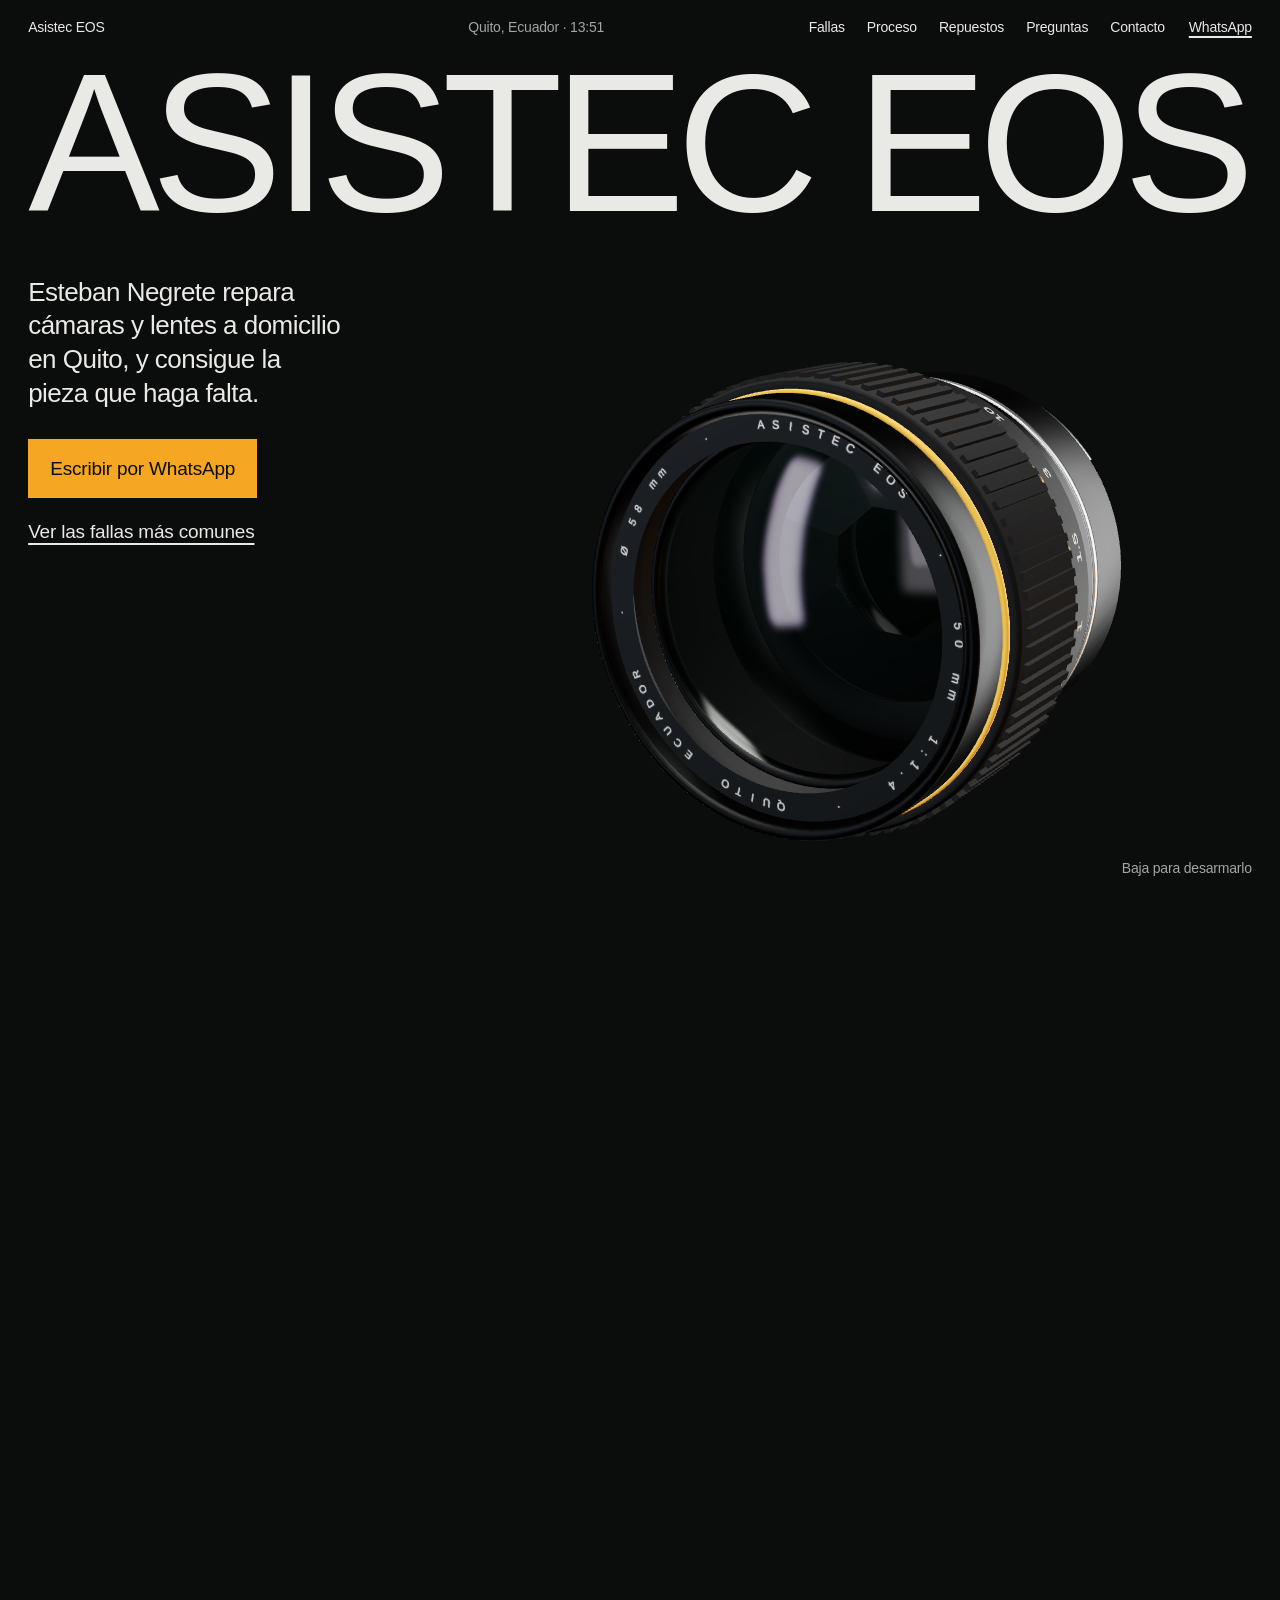
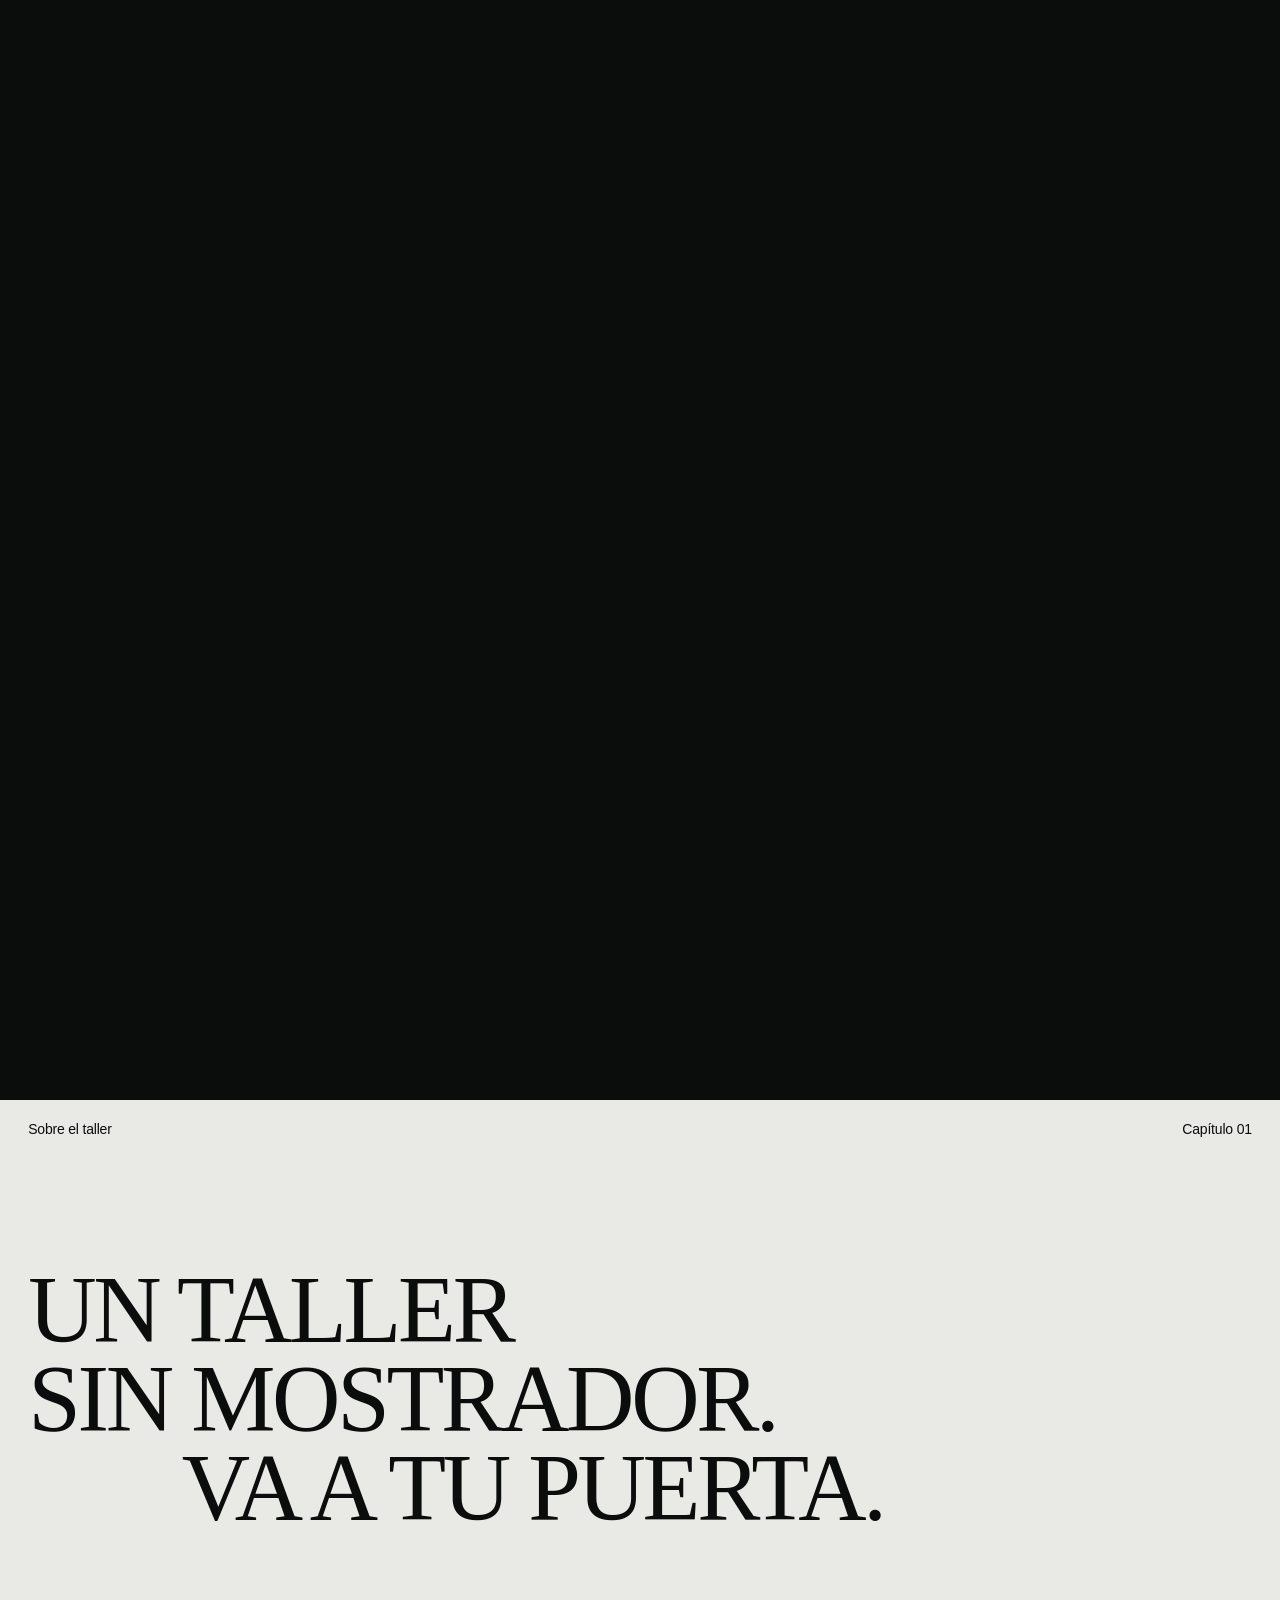
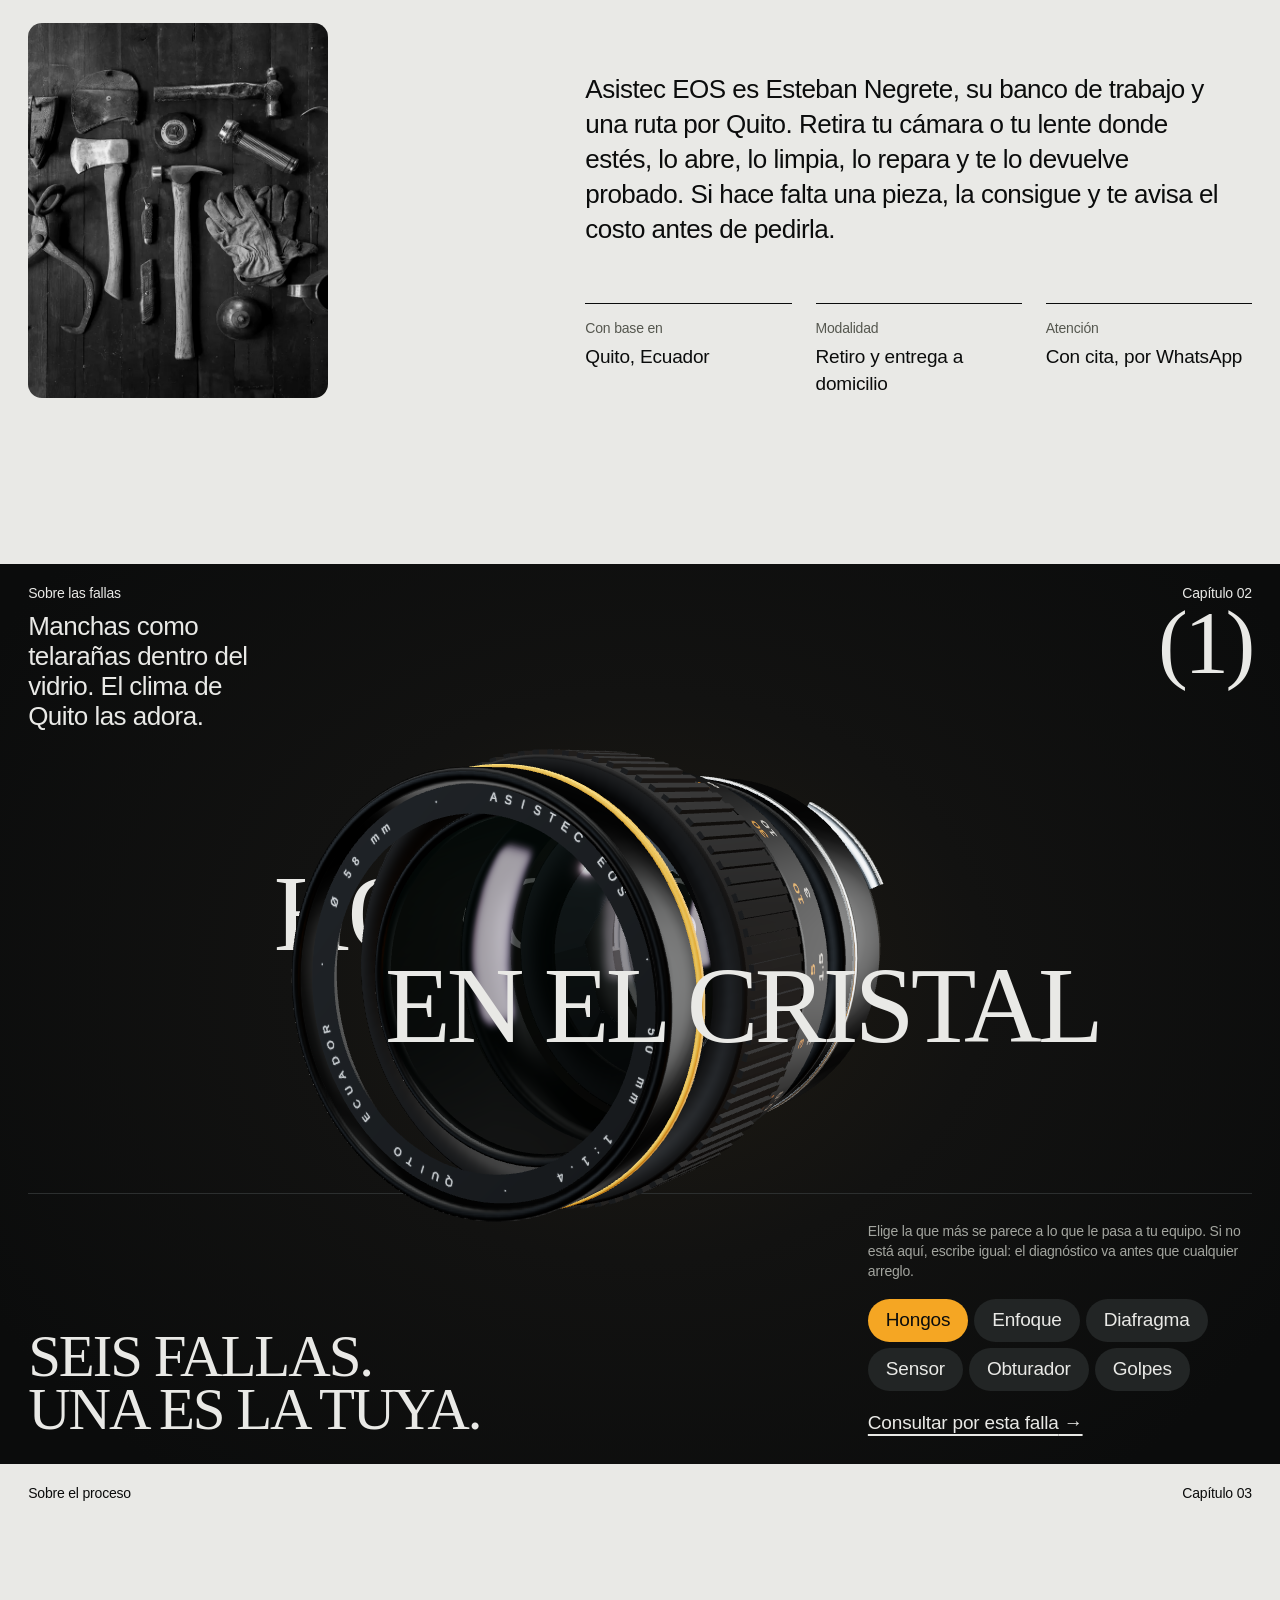
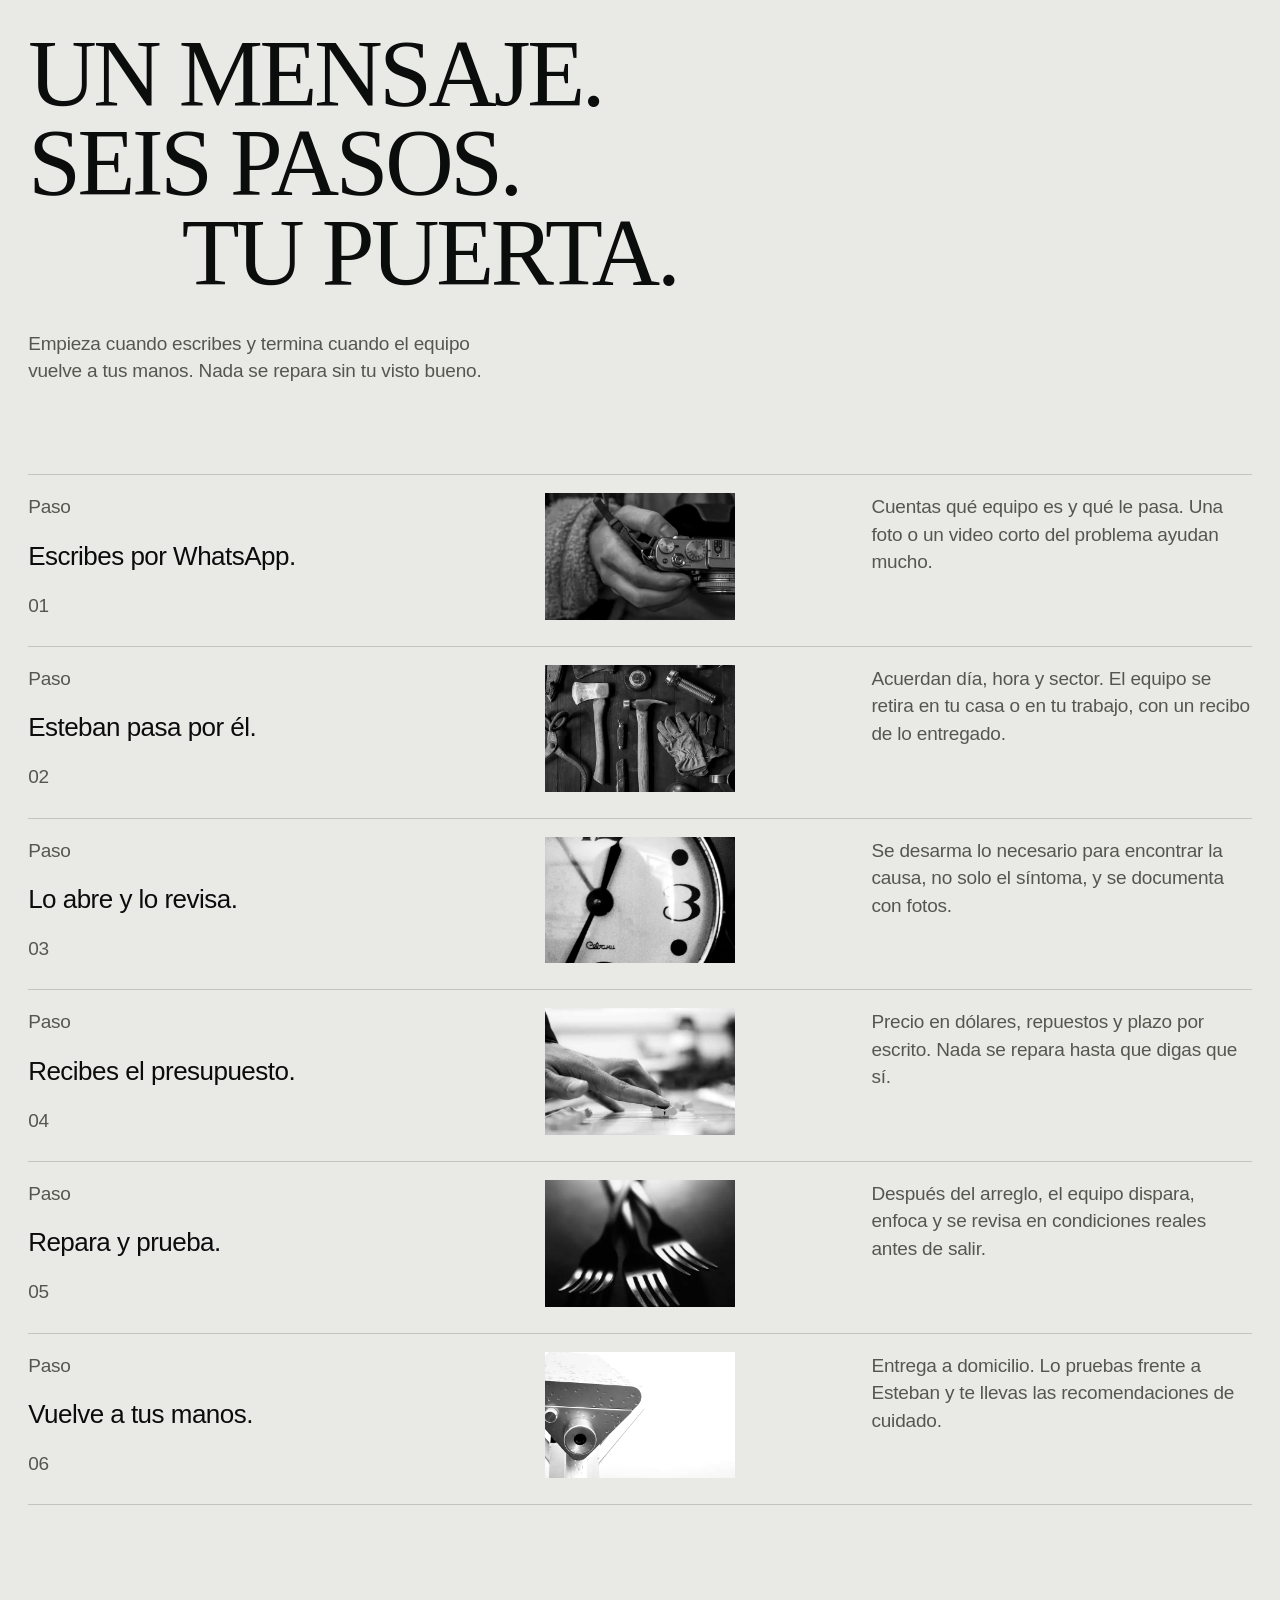
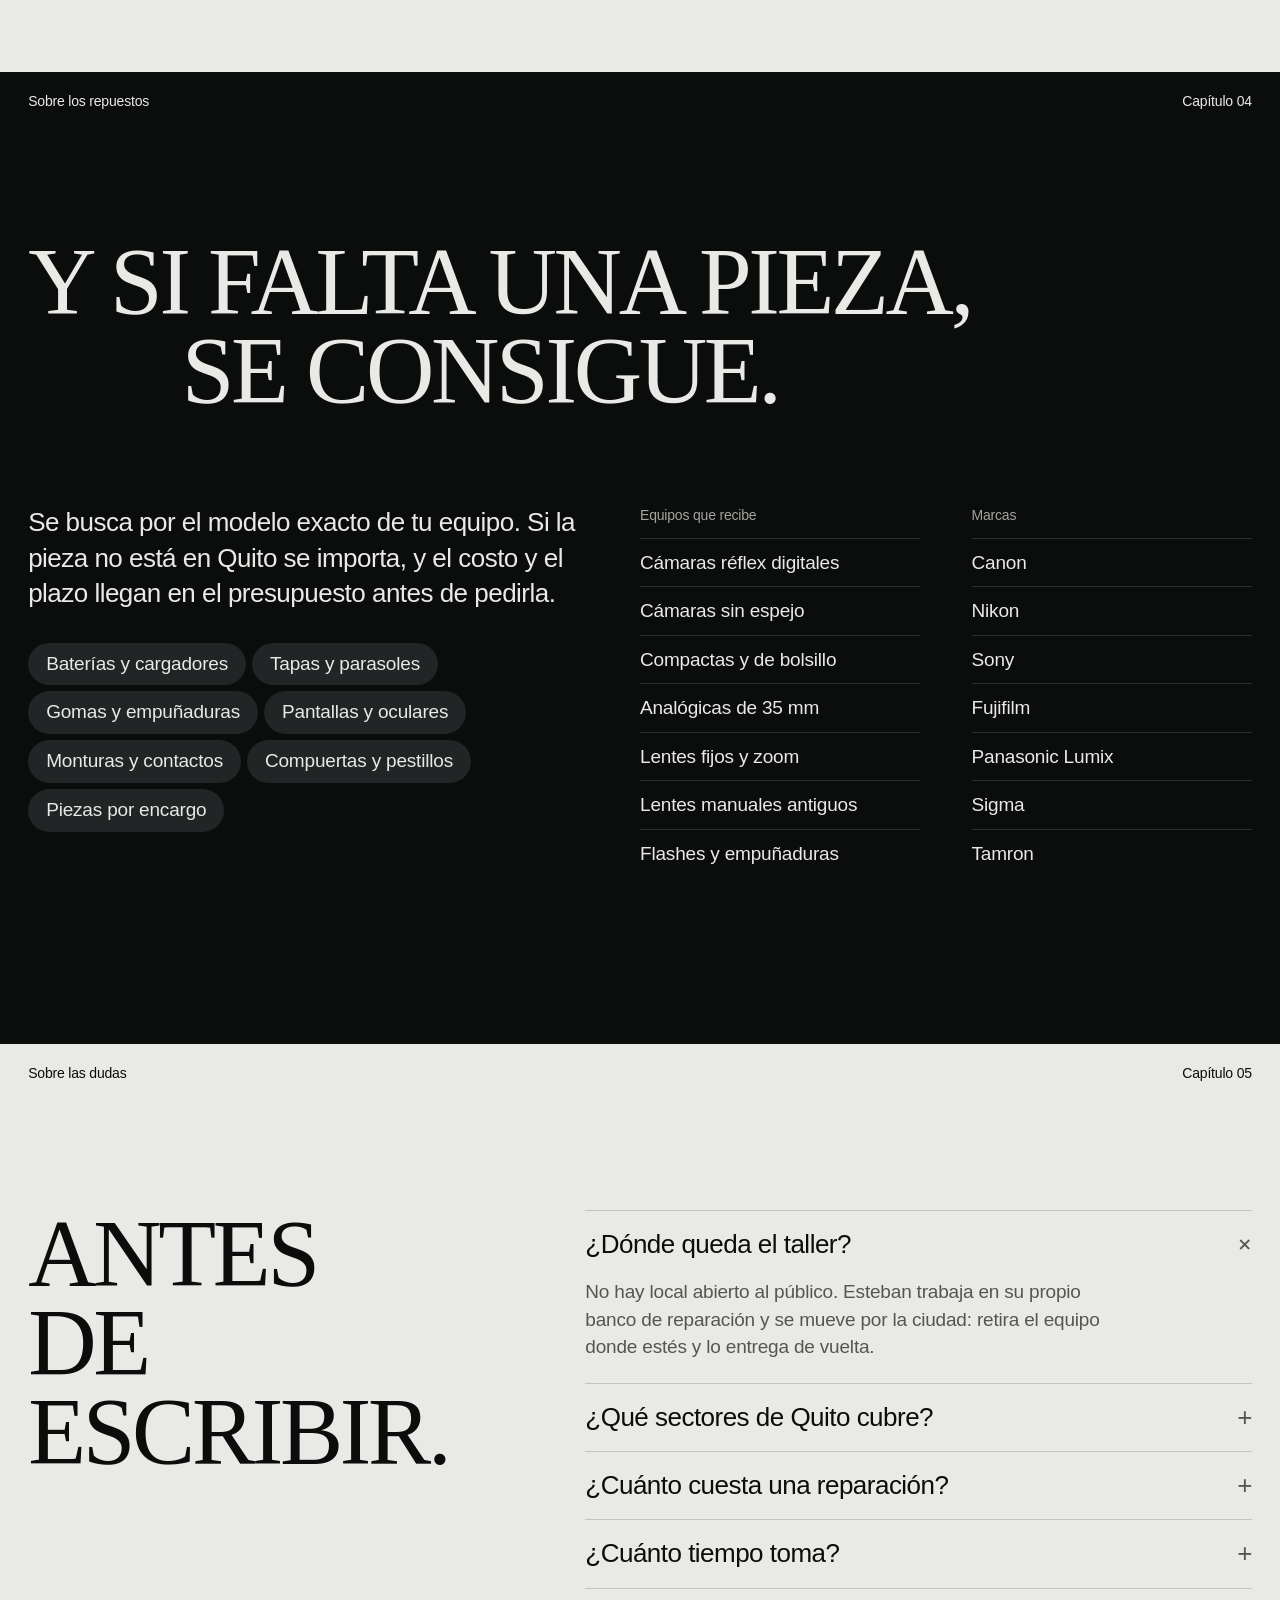
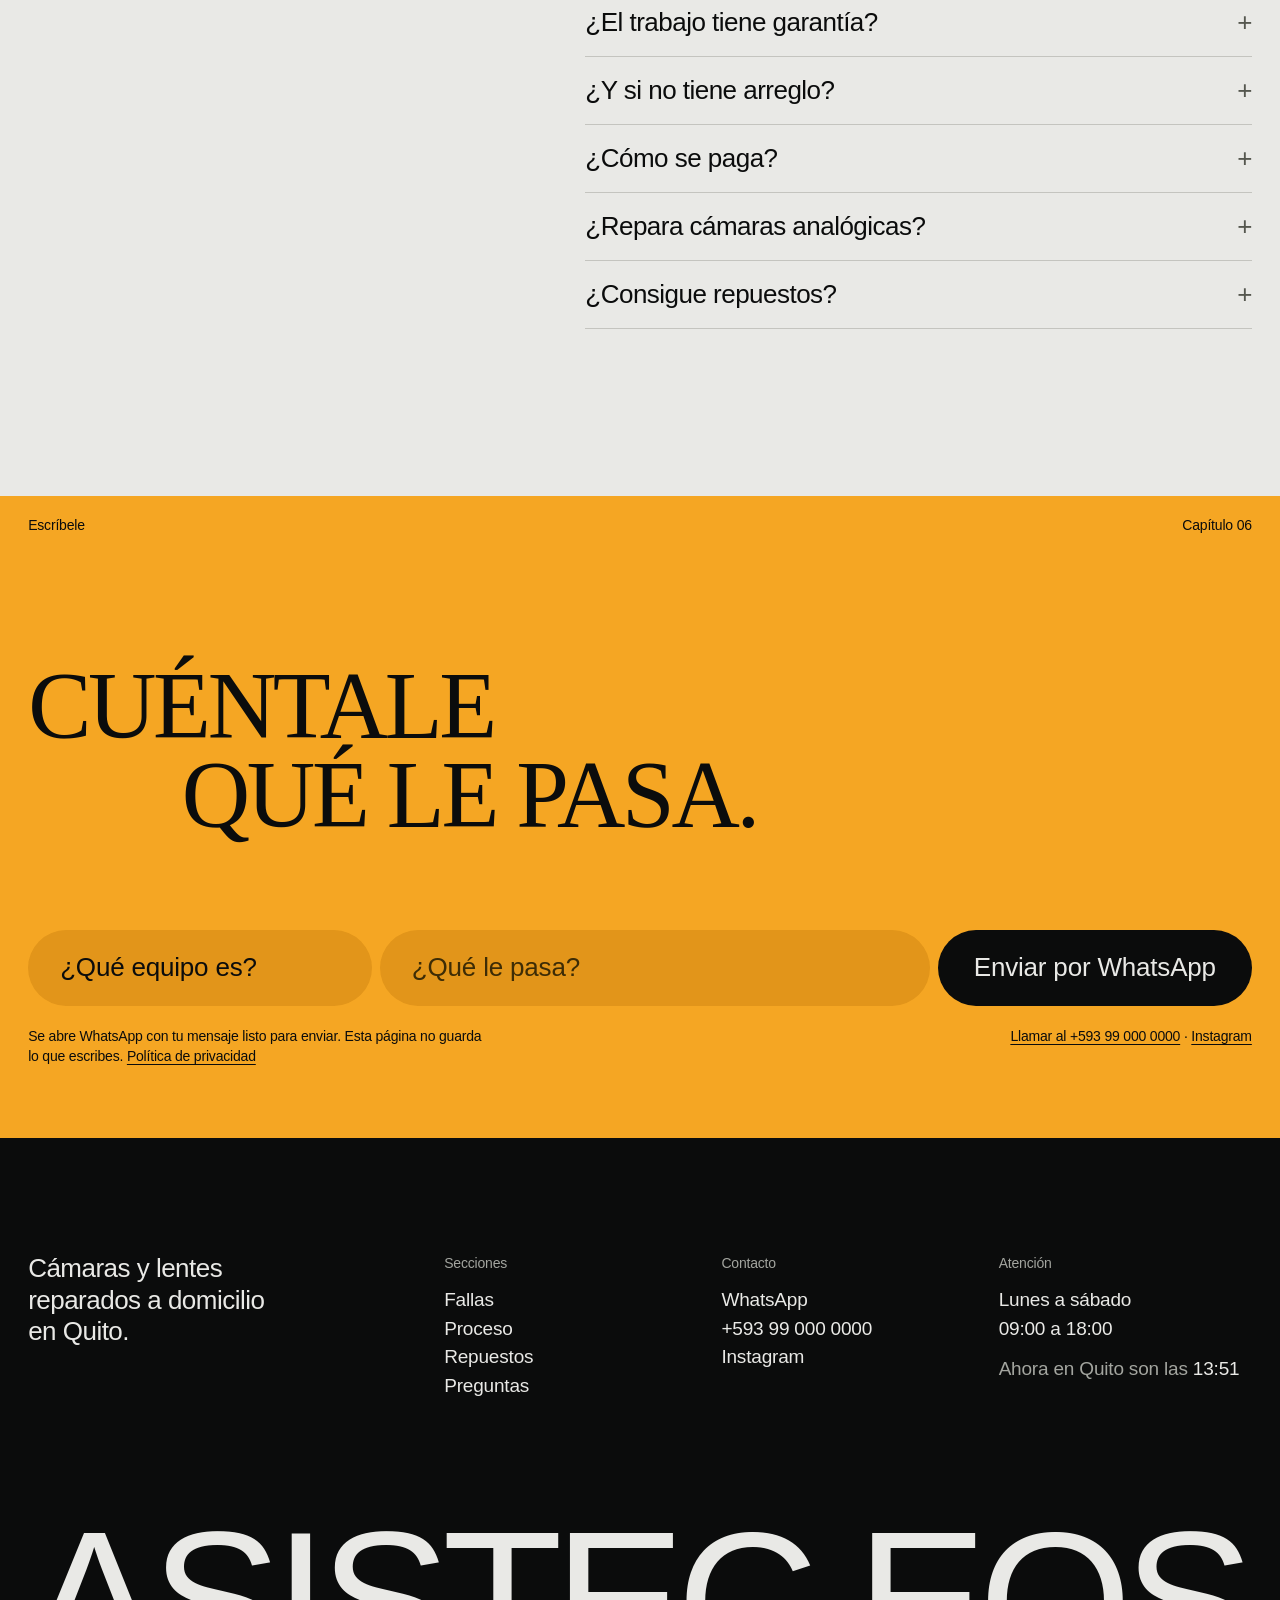
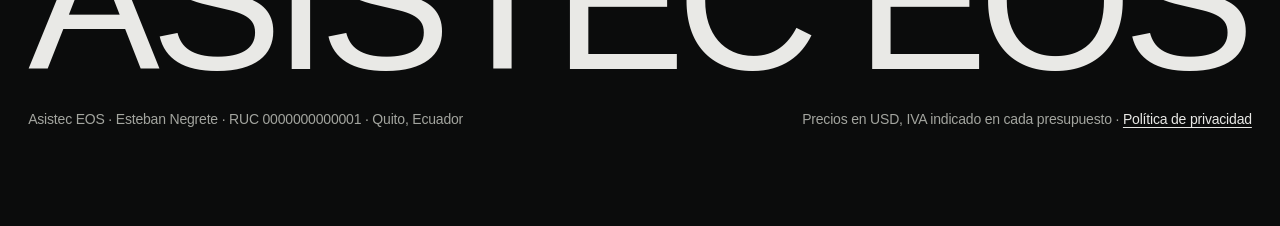
<file: index.html>
<!doctype html>
<html lang="es-EC" class="no-js">
<head>
<meta charset="utf-8">
<meta name="viewport" content="width=device-width, initial-scale=1">
<!-- TODO: dato real — confirmar nombre comercial, textos y dominio con Esteban antes de publicar -->
<title>Asistec EOS · Taller de cámaras y lentes a domicilio en Quito</title>
<meta name="description" content="Esteban Negrete repara cámaras y lentes en Quito con retiro y entrega a domicilio. Hongos, enfoque, diafragma, sensor, obturador y repuestos.">
<meta name="theme-color" content="#0b0c0c">
<!-- TODO: dato real — quitar noindex cuando los datos sean reales y el cliente apruebe -->
<meta name="robots" content="noindex, nofollow">
<link rel="canonical" href="https://taller-asistec-eos.vercel.app/"><!-- TODO: dato real — dominio final -->
<meta property="og:type" content="website">
<meta property="og:locale" content="es_EC">
<meta property="og:title" content="Asistec EOS · Taller de cámaras y lentes en Quito">
<meta property="og:description" content="Retiro y entrega a domicilio. Cámaras, lentes y repuestos con Esteban Negrete.">
<meta property="og:url" content="https://taller-asistec-eos.vercel.app/">
<meta property="og:image" content="https://taller-asistec-eos.vercel.app/assets/og.png">
<meta property="og:image:width" content="1200">
<meta property="og:image:height" content="630">
<meta name="twitter:card" content="summary_large_image">
<link rel="icon" href="favicon.svg" type="image/svg+xml">
<link rel="preconnect" href="https://api.fontshare.com">
<link rel="preconnect" href="https://cdn.fontshare.com" crossorigin>
<link href="https://api.fontshare.com/v2/css?f[]=switzer@400,500&f[]=boska@300,400&display=swap" rel="stylesheet">
<link rel="stylesheet" href="css/styles.css">
<script src="js/main.js" type="module"></script>
<!-- TODO: dato real — teléfono, horario, zona de cobertura y redes -->
<script type="application/ld+json">
{
  "@context": "https://schema.org",
  "@type": "LocalBusiness",
  "name": "Asistec EOS",
  "description": "Reparación y mantenimiento de cámaras y lentes a domicilio en Quito. Repuestos y accesorios por encargo.",
  "url": "https://taller-asistec-eos.vercel.app/",
  "image": "https://taller-asistec-eos.vercel.app/assets/og.png",
  "telephone": "+593990000000",
  "founder": { "@type": "Person", "name": "Esteban Negrete" },
  "priceRange": "$$",
  "currenciesAccepted": "USD",
  "address": { "@type": "PostalAddress", "addressLocality": "Quito", "addressRegion": "Pichincha", "addressCountry": "EC" },
  "geo": { "@type": "GeoCoordinates", "latitude": -0.1807, "longitude": -78.4678 },
  "areaServed": { "@type": "City", "name": "Quito" },
  "openingHoursSpecification": [{
    "@type": "OpeningHoursSpecification",
    "dayOfWeek": ["Monday", "Tuesday", "Wednesday", "Thursday", "Friday", "Saturday"],
    "opens": "09:00", "closes": "18:00"
  }]
}
</script>
</head>
<body>
<a class="skip" href="#contenido">Saltar al contenido</a>

<header class="top">
  <a class="brand" href="#inicio">Asistec EOS</a>
  <p class="top-place">Quito, Ecuador · <span data-clock>hora local</span></p>
  <button class="menu-btn" type="button" aria-expanded="false" aria-controls="menu">Menú</button>
  <nav id="menu" class="menu" aria-label="Principal">
    <a href="#fallas">Fallas</a>
    <a href="#proceso">Proceso</a>
    <a href="#repuestos">Repuestos</a>
    <a href="#preguntas">Preguntas</a>
    <a href="#contacto">Contacto</a>
  </nav>
  <!-- TODO: dato real — número de WhatsApp de Esteban -->
  <a class="top-cta" href="https://wa.me/593990000000?text=Hola%20Esteban%2C%20quiero%20consultar%20por%20una%20reparaci%C3%B3n." target="_blank" rel="noopener noreferrer">WhatsApp</a>
</header>

<main id="contenido">

<!-- ============ HERO 3D ============ -->
<section class="hero" id="inicio" data-hero>
  <div class="hero-stage">
    <canvas class="hero-canvas" data-lens aria-hidden="true"></canvas>
    <h1 class="wordmark" data-fit><span class="mask"><span>Asistec EOS</span></span></h1>
    <div class="hero-copy">
      <p class="hero-line" data-stage-line>Esteban Negrete repara cámaras y lentes a domicilio en Quito, y consigue la pieza que haga falta.</p>
      <div class="hero-actions">
        <a class="btn" href="https://wa.me/593990000000?text=Hola%20Esteban%2C%20quiero%20consultar%20por%20una%20reparaci%C3%B3n." target="_blank" rel="noopener noreferrer">Escribir por WhatsApp</a>
        <a class="link" href="#fallas">Ver las fallas más comunes</a>
      </div>
    </div>
    <ul class="hero-parts" data-parts aria-label="Piezas del lente">
      <li>Montura</li>
      <li>Grupo trasero</li>
      <li>Diafragma</li>
      <li>Escala de distancias</li>
      <li>Anillo de enfoque</li>
      <li>Elemento frontal</li>
    </ul>
    <p class="hero-hint">Baja para desarmarlo</p>
  </div>
</section>

<!-- ============ 01 · EL TALLER ============ -->
<section class="chapter light" id="taller">
  <div class="chap"><p>Sobre el taller</p><p>Capítulo 01</p></div>
  <h2 class="display reveal">Un taller<br>sin mostrador.<br><span class="shift">Va a tu puerta.</span></h2>
  <div class="intro">
    <!-- TODO: dato real — reemplazar por un retrato de Esteban o una foto de su banco de trabajo -->
    <figure class="intro-pic reveal">
      <img src="assets/img/p/2.webp" width="640" height="800" loading="lazy" alt="Herramientas de precisión ordenadas sobre un banco de trabajo">
    </figure>
    <div class="intro-body">
      <p class="lead reveal">Asistec EOS es Esteban Negrete, su banco de trabajo y una ruta por Quito. Retira tu cámara o tu lente donde estés, lo abre, lo limpia, lo repara y te lo devuelve probado. Si hace falta una pieza, la consigue y te avisa el costo antes de pedirla.</p>
      <dl class="facts reveal">
        <div><dt>Con base en</dt><dd>Quito, Ecuador</dd></div>
        <div><dt>Modalidad</dt><dd>Retiro y entrega a domicilio</dd></div>
        <div><dt>Atención</dt><dd>Con cita, por WhatsApp</dd></div>
      </dl>
    </div>
  </div>
</section>

<!-- ============ 02 · FALLAS (vitrina con el lente 3D) ============ -->
<!-- TODO: dato real — confirmar con Esteban las fallas que atiende y cómo las describe -->
<section class="stage" id="fallas" data-faults aria-labelledby="fallas-h">
  <div class="st-view">
    <p class="st-title" aria-hidden="true"><span class="st-l1" data-f-l1>Hongos</span><span class="st-l2" data-f-l2>en el cristal</span></p>
    <canvas class="st-canvas" data-fault-lens aria-hidden="true"></canvas>
  </div>
  <div class="st-top">
    <p class="st-label">Sobre las fallas</p>
    <p class="st-blurb" data-f-blurb aria-live="polite">Manchas como telarañas dentro del vidrio. El clima de Quito las adora.</p>
  </div>
  <div class="st-num">
    <p class="st-label">Capítulo 02</p>
    <p class="st-big" aria-hidden="true">(<span data-f-num>1</span>)</p>
  </div>
  <h2 class="st-claim" id="fallas-h">Seis fallas.<br>Una es la tuya.</h2>
  <div class="st-pick">
    <p>Elige la que más se parece a lo que le pasa a tu equipo. Si no está aquí, escribe igual: el diagnóstico va antes que cualquier arreglo.</p>
    <div class="pills" role="group" aria-label="Fallas más comunes">
      <button type="button" class="pill" aria-pressed="true" data-fault="hongos">Hongos</button>
      <button type="button" class="pill" aria-pressed="false" data-fault="enfoque">Enfoque</button>
      <button type="button" class="pill" aria-pressed="false" data-fault="diafragma">Diafragma</button>
      <button type="button" class="pill" aria-pressed="false" data-fault="sensor">Sensor</button>
      <button type="button" class="pill" aria-pressed="false" data-fault="obturador">Obturador</button>
      <button type="button" class="pill" aria-pressed="false" data-fault="golpes">Golpes</button>
    </div>
    <a class="st-go" data-f-go href="https://wa.me/593990000000?text=Hola%20Esteban%2C%20mi%20lente%20tiene%20hongos." target="_blank" rel="noopener noreferrer">Consultar por esta falla</a>
  </div>
</section>

<!-- ============ 03 · PROCESO ============ -->
<section class="chapter light" id="proceso">
  <div class="chap"><p>Sobre el proceso</p><p>Capítulo 03</p></div>
  <h2 class="display reveal">Un mensaje.<br>Seis pasos.<br><span class="shift">Tu puerta.</span></h2>
  <p class="chap-note reveal">Empieza cuando escribes y termina cuando el equipo vuelve a tus manos. Nada se repara sin tu visto bueno.</p>
  <!-- TODO: dato real — confirmar el proceso real, y reemplazar las fotos de muestra por fotos del taller de Esteban -->
  <ol class="steps">
    <li class="step reveal">
      <div class="step-head"><p class="step-k">Paso</p><h3>Escribes por WhatsApp.</h3><p class="step-n">01</p></div>
      <img src="assets/img/p/1.webp" width="640" height="800" loading="lazy" alt="Manos sosteniendo una cámara telemétrica antigua">
      <p class="step-d">Cuentas qué equipo es y qué le pasa. Una foto o un video corto del problema ayudan mucho.</p>
    </li>
    <li class="step reveal">
      <div class="step-head"><p class="step-k">Paso</p><h3>Esteban pasa por él.</h3><p class="step-n">02</p></div>
      <img src="assets/img/p/2.webp" width="640" height="800" loading="lazy" alt="Herramientas ordenadas sobre una mesa de madera oscura">
      <p class="step-d">Acuerdan día, hora y sector. El equipo se retira en tu casa o en tu trabajo, con un recibo de lo entregado.</p>
    </li>
    <li class="step reveal">
      <div class="step-head"><p class="step-k">Paso</p><h3>Lo abre y lo revisa.</h3><p class="step-n">03</p></div>
      <img src="assets/img/p/3.webp" width="640" height="800" loading="lazy" alt="Primer plano de un mecanismo de precisión con números">
      <p class="step-d">Se desarma lo necesario para encontrar la causa, no solo el síntoma, y se documenta con fotos.</p>
    </li>
    <li class="step reveal">
      <div class="step-head"><p class="step-k">Paso</p><h3>Recibes el presupuesto.</h3><p class="step-n">04</p></div>
      <img src="assets/img/p/4.webp" width="640" height="800" loading="lazy" alt="Mano ajustando controles deslizantes con cuidado">
      <p class="step-d">Precio en dólares, repuestos y plazo por escrito. Nada se repara hasta que digas que sí.</p>
    </li>
    <li class="step reveal">
      <div class="step-head"><p class="step-k">Paso</p><h3>Repara y prueba.</h3><p class="step-n">05</p></div>
      <img src="assets/img/p/5.webp" width="640" height="800" loading="lazy" alt="Detalle de metal pulido sobre fondo oscuro">
      <p class="step-d">Después del arreglo, el equipo dispara, enfoca y se revisa en condiciones reales antes de salir.</p>
    </li>
    <li class="step reveal">
      <div class="step-head"><p class="step-k">Paso</p><h3>Vuelve a tus manos.</h3><p class="step-n">06</p></div>
      <img src="assets/img/p/6.webp" width="640" height="800" loading="lazy" alt="Visor de observación apuntando hacia el horizonte">
      <p class="step-d">Entrega a domicilio. Lo pruebas frente a Esteban y te llevas las recomendaciones de cuidado.</p>
    </li>
  </ol>
</section>

<!-- ============ 04 · REPUESTOS Y EQUIPOS ============ -->
<section class="chapter" id="repuestos">
  <div class="chap"><p>Sobre los repuestos</p><p>Capítulo 04</p></div>
  <h2 class="display reveal">Y si falta una pieza,<br><span class="shift">se consigue.</span></h2>
  <!-- TODO: dato real — confirmar con Esteban qué repuestos consigue, qué equipos recibe y qué marcas atiende -->
  <div class="parts">
    <div class="parts-main reveal">
      <p class="lead">Se busca por el modelo exacto de tu equipo. Si la pieza no está en Quito se importa, y el costo y el plazo llegan en el presupuesto antes de pedirla.</p>
      <div class="pills">
        <a class="pill" href="https://wa.me/593990000000?text=Hola%20Esteban%2C%20busco%20una%20bater%C3%ADa%20o%20un%20cargador." target="_blank" rel="noopener noreferrer">Baterías y cargadores</a>
        <a class="pill" href="https://wa.me/593990000000?text=Hola%20Esteban%2C%20busco%20una%20tapa%20o%20un%20parasol." target="_blank" rel="noopener noreferrer">Tapas y parasoles</a>
        <a class="pill" href="https://wa.me/593990000000?text=Hola%20Esteban%2C%20necesito%20cambiar%20las%20gomas%20de%20mi%20equipo." target="_blank" rel="noopener noreferrer">Gomas y empuñaduras</a>
        <a class="pill" href="https://wa.me/593990000000?text=Hola%20Esteban%2C%20busco%20una%20pantalla%20de%20repuesto." target="_blank" rel="noopener noreferrer">Pantallas y oculares</a>
        <a class="pill" href="https://wa.me/593990000000?text=Hola%20Esteban%2C%20busco%20una%20montura%20de%20repuesto." target="_blank" rel="noopener noreferrer">Monturas y contactos</a>
        <a class="pill" href="https://wa.me/593990000000?text=Hola%20Esteban%2C%20busco%20una%20tapa%20o%20una%20compuerta%20de%20repuesto." target="_blank" rel="noopener noreferrer">Compuertas y pestillos</a>
        <a class="pill" href="https://wa.me/593990000000?text=Hola%20Esteban%2C%20busco%20un%20repuesto%20que%20no%20est%C3%A1%20en%20la%20lista." target="_blank" rel="noopener noreferrer">Piezas por encargo</a>
      </div>
    </div>
    <div class="parts-list reveal">
      <h3>Equipos que recibe</h3>
      <ul>
        <li>Cámaras réflex digitales</li>
        <li>Cámaras sin espejo</li>
        <li>Compactas y de bolsillo</li>
        <li>Analógicas de 35 mm</li>
        <li>Lentes fijos y zoom</li>
        <li>Lentes manuales antiguos</li>
        <li>Flashes y empuñaduras</li>
      </ul>
    </div>
    <div class="parts-list reveal">
      <h3>Marcas</h3>
      <ul>
        <li>Canon</li>
        <li>Nikon</li>
        <li>Sony</li>
        <li>Fujifilm</li>
        <li>Panasonic Lumix</li>
        <li>Sigma</li>
        <li>Tamron</li>
      </ul>
    </div>
  </div>
</section>

<!-- ============ 05 · PREGUNTAS ============ -->
<section class="chapter light" id="preguntas">
  <div class="chap"><p>Sobre las dudas</p><p>Capítulo 05</p></div>
  <div class="faq">
    <h2 class="display reveal">Antes<br>de escribir.</h2>
    <!-- TODO: dato real — todas las respuestas (cobertura, plazos, garantía, formas de pago) deben confirmarse con Esteban -->
    <div class="faq-list reveal">
      <details open><summary>¿Dónde queda el taller?</summary><p>No hay local abierto al público. Esteban trabaja en su propio banco de reparación y se mueve por la ciudad: retira el equipo donde estés y lo entrega de vuelta.</p></details>
      <details><summary>¿Qué sectores de Quito cubre?</summary><p>El norte, el centro y el sur de la ciudad, además de Cumbayá, Tumbaco y Los Chillos con coordinación previa.</p></details>
      <details><summary>¿Cuánto cuesta una reparación?</summary><p>Depende de la falla y de los repuestos. Después de revisar el equipo recibes un presupuesto por escrito, en dólares, y tú decides si se repara.</p></details>
      <details><summary>¿Cuánto tiempo toma?</summary><p>Una limpieza o un mantenimiento suele resolverse en pocos días. Si hay que importar un repuesto, el plazo se avisa junto con el presupuesto.</p></details>
      <details><summary>¿El trabajo tiene garantía?</summary><p>Sí. Cada reparación se entrega con una garantía por escrito sobre el trabajo realizado; el plazo depende del tipo de arreglo.</p></details>
      <details><summary>¿Y si no tiene arreglo?</summary><p>Se te explica por qué, con fotos de lo encontrado, y el equipo vuelve a ti tal como salió.</p></details>
      <details><summary>¿Cómo se paga?</summary><p>En efectivo o por transferencia bancaria, al momento de la entrega y después de que pruebes el equipo.</p></details>
      <details><summary>¿Repara cámaras analógicas?</summary><p>Sí: obturadores mecánicos, fotómetros, visores y lentes manuales, siempre que existan repuestos o se puedan adaptar.</p></details>
      <details><summary>¿Consigue repuestos?</summary><p>Sí. Si la pieza no está en Quito se importa, y el costo y el plazo se avisan en el presupuesto antes de pedirla.</p></details>
    </div>
  </div>
</section>

<!-- ============ 06 · CONTACTO ============ -->
<section class="chapter contact" id="contacto">
  <div class="chap"><p>Escríbele</p><p>Capítulo 06</p></div>
  <h2 class="display reveal">Cuéntale<br><span class="shift">qué le pasa.</span></h2>
  <form class="bar reveal" data-wa-form novalidate>
    <label class="cell">
      <span class="vh">Tipo de equipo</span>
      <select name="equipo" required>
        <option value="">¿Qué equipo es?</option>
        <option>Cámara</option>
        <option>Lente</option>
        <option>Flash u otro accesorio</option>
        <option>Busco un repuesto</option>
      </select>
    </label>
    <label class="cell cell-wide">
      <span class="vh">Qué le pasa</span>
      <input name="falla" type="text" maxlength="160" placeholder="¿Qué le pasa?" autocomplete="off" required>
    </label>
    <input class="hp" type="text" name="sitio" tabindex="-1" autocomplete="off" aria-hidden="true">
    <button class="cell-go" type="submit">Enviar por WhatsApp</button>
  </form>
  <p class="bar-error" data-wa-error role="alert" hidden>Elige el equipo y cuenta en pocas palabras qué le pasa.</p>
  <div class="contact-small reveal">
    <p>Se abre WhatsApp con tu mensaje listo para enviar. Esta página no guarda lo que escribes. <a href="privacidad.html">Política de privacidad</a></p>
    <!-- TODO: dato real — teléfono e Instagram -->
    <p><a href="tel:+593990000000">Llamar al +593 99 000 0000</a> · <a href="https://www.instagram.com/" target="_blank" rel="noopener noreferrer">Instagram</a></p>
  </div>
</section>

</main>

<!-- ============ FOOTER ============ -->
<footer class="foot">
  <div class="foot-cols">
    <p class="f-big">Cámaras y lentes reparados a domicilio en Quito.</p>
    <nav class="f-col" aria-label="Pie de página">
      <p class="f-h">Secciones</p>
      <a href="#fallas">Fallas</a>
      <a href="#proceso">Proceso</a>
      <a href="#repuestos">Repuestos</a>
      <a href="#preguntas">Preguntas</a>
    </nav>
    <!-- TODO: dato real — teléfono e Instagram -->
    <div class="f-col">
      <p class="f-h">Contacto</p>
      <a href="https://wa.me/593990000000?text=Hola%20Esteban%2C%20quiero%20consultar%20por%20una%20reparaci%C3%B3n." target="_blank" rel="noopener noreferrer">WhatsApp</a>
      <a href="tel:+593990000000">+593 99 000 0000</a>
      <a href="https://www.instagram.com/" target="_blank" rel="noopener noreferrer">Instagram</a>
    </div>
    <!-- TODO: dato real — horario -->
    <div class="f-col">
      <p class="f-h">Atención</p>
      <p>Lunes a sábado</p>
      <p>09:00 a 18:00</p>
      <p class="f-now">Ahora en Quito son las <span data-clock>--:--</span></p>
    </div>
  </div>
  <p class="f-mark" aria-hidden="true">Asistec EOS</p>
  <!-- TODO: dato real — razón social o nombre del titular, RUC y sector -->
  <div class="f-legal">
    <p>Asistec EOS · Esteban Negrete · RUC 0000000000001 · Quito, Ecuador</p>
    <p>Precios en USD, IVA indicado en cada presupuesto · <a href="privacidad.html">Política de privacidad</a></p>
  </div>
</footer>

<!-- Botón flotante: aparece al pasar el inicio y se esconde al llegar a Contacto -->
<a class="float" data-float href="https://wa.me/593990000000?text=Hola%20Esteban%2C%20quiero%20consultar%20por%20una%20reparaci%C3%B3n." target="_blank" rel="noopener noreferrer"><span>Asistec EOS</span><span class="float-go">Escribir por WhatsApp</span></a>

</body>
</html>
</file>
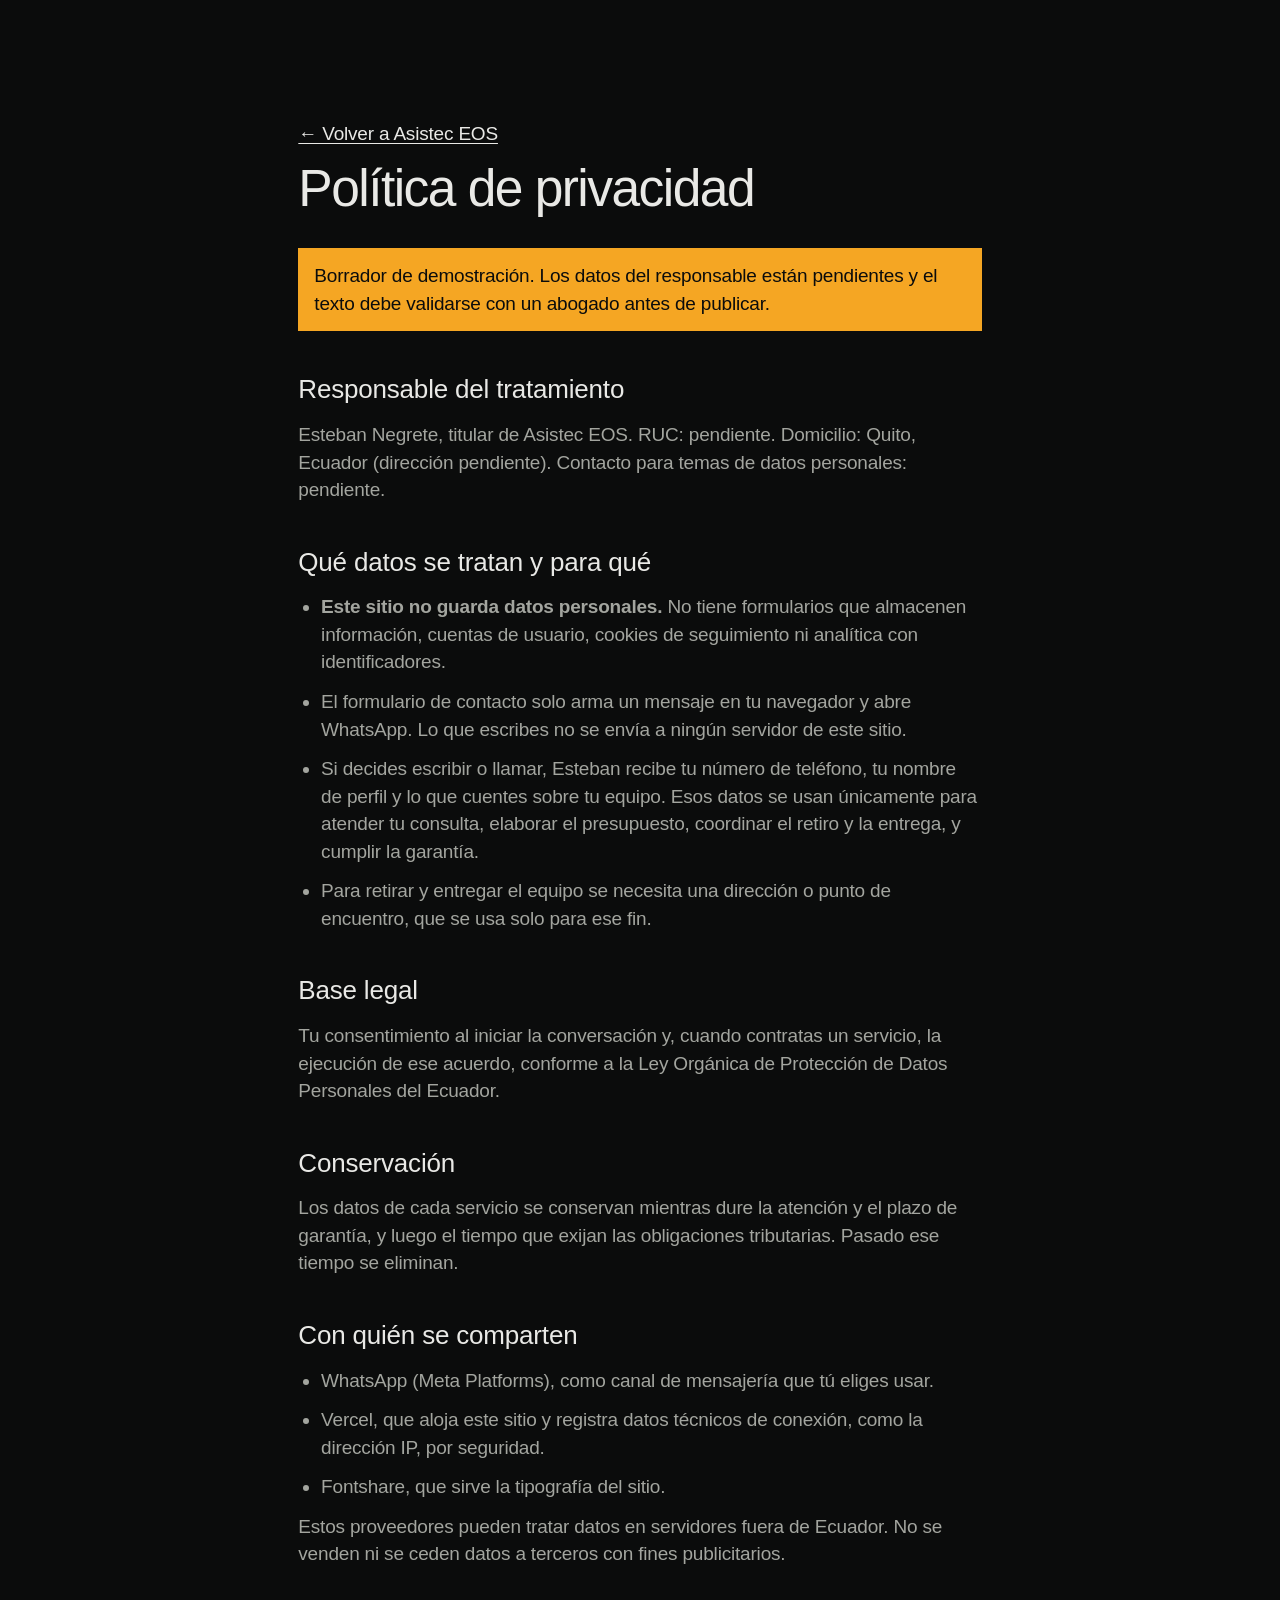
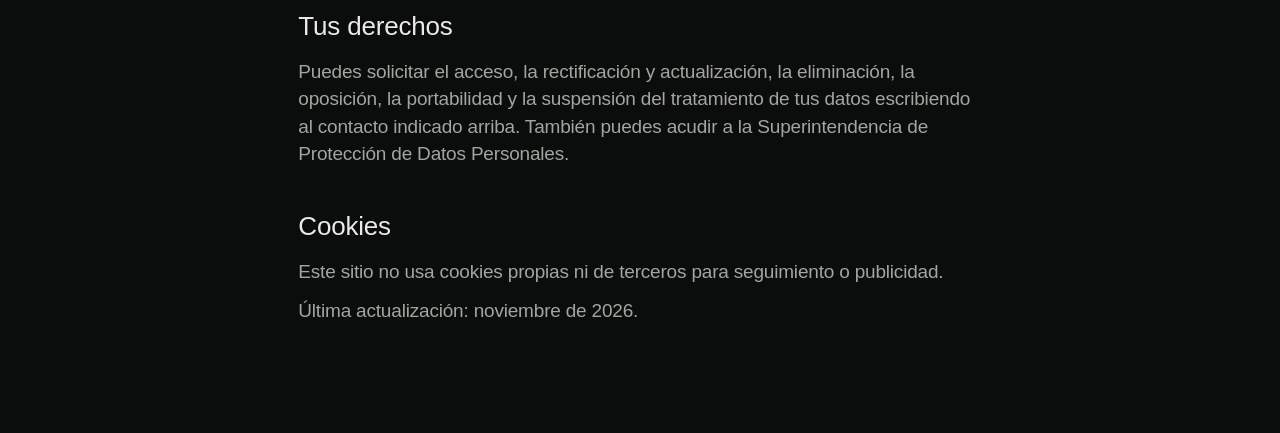
<file: privacidad.html>
<!doctype html>
<html lang="es-EC">
<head>
<meta charset="utf-8">
<meta name="viewport" content="width=device-width, initial-scale=1">
<title>Política de privacidad · Asistec EOS</title>
<meta name="description" content="Cómo trata Asistec EOS los datos personales de quienes visitan este sitio y escriben por WhatsApp.">
<meta name="robots" content="noindex">
<meta name="theme-color" content="#0b0c0c">
<link rel="icon" href="favicon.svg" type="image/svg+xml">
<link rel="preconnect" href="https://api.fontshare.com">
<link rel="preconnect" href="https://cdn.fontshare.com" crossorigin>
<link href="https://api.fontshare.com/v2/css?f[]=switzer@400,500&display=swap" rel="stylesheet">
<link rel="stylesheet" href="css/styles.css">
</head>
<body>
<main class="legal">
  <p><a href="./">← Volver a Asistec EOS</a></p>
  <h1>Política de privacidad</h1>
  <!-- TODO: dato real — este texto es un borrador: completar responsable, RUC, dirección, correo y validar con un abogado antes de publicar -->
  <p class="draft">Borrador de demostración. Los datos del responsable están pendientes y el texto debe validarse con un abogado antes de publicar.</p>

  <h2>Responsable del tratamiento</h2>
  <p>Esteban Negrete, titular de Asistec EOS. RUC: pendiente. Domicilio: Quito, Ecuador (dirección pendiente). Contacto para temas de datos personales: pendiente.</p>

  <h2>Qué datos se tratan y para qué</h2>
  <ul>
    <li><strong>Este sitio no guarda datos personales.</strong> No tiene formularios que almacenen información, cuentas de usuario, cookies de seguimiento ni analítica con identificadores.</li>
    <li>El formulario de contacto solo arma un mensaje en tu navegador y abre WhatsApp. Lo que escribes no se envía a ningún servidor de este sitio.</li>
    <li>Si decides escribir o llamar, Esteban recibe tu número de teléfono, tu nombre de perfil y lo que cuentes sobre tu equipo. Esos datos se usan únicamente para atender tu consulta, elaborar el presupuesto, coordinar el retiro y la entrega, y cumplir la garantía.</li>
    <li>Para retirar y entregar el equipo se necesita una dirección o punto de encuentro, que se usa solo para ese fin.</li>
  </ul>

  <h2>Base legal</h2>
  <p>Tu consentimiento al iniciar la conversación y, cuando contratas un servicio, la ejecución de ese acuerdo, conforme a la Ley Orgánica de Protección de Datos Personales del Ecuador.</p>

  <h2>Conservación</h2>
  <p>Los datos de cada servicio se conservan mientras dure la atención y el plazo de garantía, y luego el tiempo que exijan las obligaciones tributarias. Pasado ese tiempo se eliminan.</p>

  <h2>Con quién se comparten</h2>
  <ul>
    <li>WhatsApp (Meta Platforms), como canal de mensajería que tú eliges usar.</li>
    <li>Vercel, que aloja este sitio y registra datos técnicos de conexión, como la dirección IP, por seguridad.</li>
    <li>Fontshare, que sirve la tipografía del sitio.</li>
  </ul>
  <p>Estos proveedores pueden tratar datos en servidores fuera de Ecuador. No se venden ni se ceden datos a terceros con fines publicitarios.</p>

  <h2>Tus derechos</h2>
  <p>Puedes solicitar el acceso, la rectificación y actualización, la eliminación, la oposición, la portabilidad y la suspensión del tratamiento de tus datos escribiendo al contacto indicado arriba. También puedes acudir a la Superintendencia de Protección de Datos Personales.</p>

  <h2>Cookies</h2>
  <p>Este sitio no usa cookies propias ni de terceros para seguimiento o publicidad.</p>

  <p>Última actualización: noviembre de 2026.</p>
</main>
</body>
</html>
</file>
<file: css/styles.css>
/* Asistec EOS (taller) — hoja de estilos
   Paleta: negro de cuerpo de cámara, tinta marfil y el ámbar de la escala en pies de los lentes.
   Titulares en serif de alto contraste (Boska) sobre texto en Switzer, por capítulos. */
:root {
  --bg: #0b0c0c;
  --surface: #161818;
  --surface-2: #222525;
  --ink: #e9e9e6;
  --muted: #a3a59f;
  --rule: #2c2f2f;
  --accent: #f5a623;
  --accent-2: #e2951a;
  --accent-hi: #ffd893;
  --accent-ink: #0b0c0c;

  --serif: "Boska", "Iowan Old Style", Georgia, serif;
  --small: 0.875rem;
  --body: clamp(1.0625rem, 1rem + 0.25vw, 1.1875rem);
  --lead: clamp(1.25rem, 1.1rem + 0.7vw, 1.625rem);
  --head: clamp(2rem, 1.3rem + 2.4vw, 3.25rem);
  --display: clamp(2.75rem, 7.4vw, 9.5rem);

  --m: clamp(16px, 2.2vw, 32px);
  --line: 34%;
  --gap-sec: clamp(96px, 13vw, 200px);
  --ease: cubic-bezier(0.16, 1, 0.3, 1);
}

*, *::before, *::after { box-sizing: border-box; }
html { -webkit-text-size-adjust: 100%; scroll-behavior: smooth; }
body {
  margin: 0;
  background: var(--bg);
  color: var(--ink);
  font-family: "Switzer", "Helvetica Neue", Arial, sans-serif;
  font-size: var(--body);
  line-height: 1.45;
  letter-spacing: -0.01em;
  -webkit-font-smoothing: antialiased;
  overflow-x: clip;
}
h1, h2, h3, p, ul, ol, dl, dd, figure { margin: 0; }
ul, ol { padding: 0; list-style: none; }
img { display: block; max-width: 100%; height: auto; }
a { color: inherit; text-decoration: none; }
button, input, select { font: inherit; color: inherit; letter-spacing: inherit; }
button { cursor: pointer; border: 0; background: none; padding: 0; }
:focus-visible { outline: 2px solid var(--accent); outline-offset: 3px; }
::selection { background: var(--accent); color: var(--accent-ink); }
[hidden] { display: none !important; }

.vh { position: absolute; width: 1px; height: 1px; overflow: hidden; clip-path: inset(50%); white-space: nowrap; }
.skip { position: absolute; left: var(--m); top: -80px; z-index: 50; background: var(--accent); color: var(--accent-ink); padding: 12px 16px; }
.skip:focus { top: 12px; }

.btn {
  display: inline-block;
  background: var(--accent);
  color: var(--accent-ink);
  font-weight: 500;
  padding: 16px 22px;
  transition: background-color 0.2s, transform 0.2s var(--ease);
}
.btn:hover { background: var(--ink); }
.btn:active { transform: translateY(2px); }
.link { text-decoration: underline; text-decoration-thickness: 2px; text-underline-offset: 5px; transition: color 0.2s; }
.link:hover { color: var(--accent); }

/* Bandas claras: mismas piezas, tinta y fondo invertidos */
.light { --bg: #e9e9e6; --ink: #0b0c0c; --muted: #55574f; --surface: #dcdcd8; --surface-2: #cfcfca; --rule: #c4c4bf; background: var(--bg); color: var(--ink); }
.light :focus-visible { outline-color: var(--ink); }

/* ---------- Cabecera ---------- */
.top {
  position: absolute; inset: 0 0 auto 0; z-index: 20;
  display: grid; grid-template-columns: var(--line) 1fr auto auto; align-items: start; gap: 24px;
  padding: 18px var(--m);
  font-size: var(--small); line-height: 1.3;
}
.brand { font-weight: 500; }
.top-place { color: var(--muted); }
.menu { display: flex; gap: 22px; }
.menu a, .top-cta { transition: color 0.2s; }
.menu a:hover, .top-cta:hover { color: var(--accent); }
.top-cta { font-weight: 500; text-decoration: underline; text-decoration-thickness: 2px; text-underline-offset: 4px; }
.menu-btn { display: none; font-weight: 500; }

/* ---------- Hero ---------- */
.hero { height: 300svh; position: relative; }
.hero-stage { position: sticky; top: 0; height: 100svh; overflow: hidden; }
.hero-canvas { position: absolute; inset: 0; width: 100%; height: 100%; display: block; }
.wordmark {
  position: absolute; left: var(--m); right: var(--m); top: 58px;
  font-size: var(--fit, 13.3vw); font-weight: 500; line-height: 0.86; letter-spacing: -0.045em;
  text-transform: uppercase; white-space: nowrap;
}
.mask { display: block; overflow: hidden; padding-bottom: 0.04em; }
.mask > span { display: inline-block; }
.hero-copy {
  position: absolute; left: var(--m); top: calc(58px + var(--fit, 13.3vw) * 0.9 + 40px);
  width: min(30ch, calc(var(--line) - var(--m)));
}
.hero-line { font-size: var(--lead); line-height: 1.3; letter-spacing: -0.02em; min-height: 5.2em; }
.hero-actions { display: flex; flex-direction: column; align-items: flex-start; gap: 20px; margin-top: 28px; font-size: var(--body); }
.hero-parts {
  position: absolute; right: var(--m); bottom: 64px; text-align: right;
  font-size: var(--small); line-height: 1.7; color: var(--muted);
  opacity: var(--parts, 0); transform: translateY(calc((1 - var(--parts, 0)) * 16px));
}
.hero-parts li:last-child { color: var(--ink); }
.hero-hint { position: absolute; right: var(--m); bottom: 22px; font-size: var(--small); color: var(--muted); }

/* ---------- Capítulos ---------- */
.chapter { padding: 20px var(--m) var(--gap-sec); }
.chap { display: flex; justify-content: space-between; gap: 24px; font-size: var(--small); font-weight: 500; line-height: 1.3; }
.display {
  font-family: var(--serif); font-size: var(--display); font-weight: 300; line-height: 0.94; letter-spacing: -0.035em;
  text-transform: uppercase; margin-top: clamp(72px, 10vw, 160px);
}
.display .shift { display: block; padding-left: 12vw; }
.lead { font-size: var(--lead); line-height: 1.35; letter-spacing: -0.02em; max-width: 44ch; }
.chap-note { margin-top: 32px; color: var(--muted); max-width: 44ch; }

/* 01 · El taller */
.intro { display: grid; grid-template-columns: 1fr minmax(0, 1.25fr); gap: 24px; align-items: end; margin-top: clamp(56px, 7vw, 120px); }
.intro-pic { width: min(300px, 60%); }
.intro-pic img { width: 100%; aspect-ratio: 4 / 5; object-fit: cover; border-radius: 14px; filter: grayscale(1) contrast(1.05); }
.facts { display: grid; grid-template-columns: repeat(3, 1fr); gap: 24px; margin-top: 56px; }
.facts div { border-top: 1px solid var(--ink); padding-top: 14px; }
.facts dt { color: var(--muted); font-size: var(--small); margin-bottom: 4px; }
.facts dd { font-weight: 500; }

/* ---------- 02 · Vitrina de fallas: el lente al centro y el título cruzándolo ---------- */
.stage {
  position: relative; height: 100svh; min-height: 680px; max-height: 1200px; overflow: hidden;
  background: radial-gradient(60% 70% at 50% 46%, #1f1b13 0%, #121211 45%, #0b0c0c 100%); /* taste-skill-ignore: brillo cálido detrás del lente, pedido por referencia */
}
.st-view { position: absolute; inset: 0; }
.st-canvas { position: absolute; inset: 0; width: 100%; height: 100%; display: block; z-index: 2; pointer-events: none; }
.st-title {
  position: absolute; left: 0; right: 0; top: 44%; margin-top: -0.86em; text-align: center;
  font-family: var(--serif); font-weight: 300; font-size: clamp(3rem, 8.4vw, 11rem); line-height: 0.86; letter-spacing: -0.035em;
  text-transform: uppercase; white-space: nowrap;
}
.st-l1, .st-l2 { display: block; position: relative; }
.st-l1 { z-index: 1; padding-right: 24vw; }  /* pasa por detrás del lente */
.st-l2 { z-index: 3; padding-left: 16vw; }   /* pasa por delante */
.st-title.swap span { animation: rise 0.7s var(--ease) both; }
.st-title.swap .st-l2 { animation-delay: 0.06s; }
@keyframes rise { from { opacity: 0; transform: translateY(0.25em); } }
.st-top, .st-num, .st-claim, .st-pick { position: absolute; z-index: 4; }
.st-label { font-size: var(--small); font-weight: 500; line-height: 1.3; }
.st-top { left: var(--m); top: 20px; width: min(24ch, 40vw); }
.st-blurb { margin-top: 10px; font-size: var(--lead); font-weight: 500; line-height: 1.15; letter-spacing: -0.02em; }
.st-blurb.swap { animation: swap 0.5s var(--ease); }
.st-num { right: var(--m); top: 20px; text-align: right; }
.st-big { font-family: var(--serif); font-weight: 300; font-size: clamp(4rem, 7vw, 8rem); line-height: 0.9; letter-spacing: -0.04em; font-variant-numeric: lining-nums; }
.stage::after { content: ""; position: absolute; left: var(--m); right: var(--m); bottom: 30%; height: 1px; background: var(--rule); z-index: 1; }
.st-claim {
  left: var(--m); bottom: 28px;
  font-family: var(--serif); font-weight: 300; font-size: clamp(2rem, 4.6vw, 5.75rem); line-height: 0.9; letter-spacing: -0.035em; text-transform: uppercase;
}
.st-pick { right: var(--m); bottom: 28px; width: min(420px, 30vw); }
.st-pick > p { color: var(--muted); font-size: var(--small); line-height: 1.4; }
.st-go { display: inline-block; margin-top: 18px; font-weight: 500; text-decoration: underline; text-decoration-thickness: 2px; text-underline-offset: 5px; transition: color 0.2s; }
.st-go:hover { color: var(--accent); }
.st-go::after { content: " \2192"; }

.pills { display: flex; flex-wrap: wrap; gap: 6px; margin-top: 18px; }
.pill {
  display: inline-block; padding: 10px 18px; border-radius: 999px; background: var(--surface-2); color: var(--ink);
  font-weight: 500; line-height: 1.2; transition: background-color 0.2s, color 0.2s, transform 0.2s var(--ease);
}
.pill:hover { background: var(--ink); color: var(--bg); }
.pill:active { transform: scale(0.96); }
.pill[aria-pressed="true"] { background: var(--accent); color: var(--accent-ink); }

/* ---------- 03 · Proceso: filas con línea ---------- */
.steps { margin-top: clamp(56px, 7vw, 120px); border-bottom: 1px solid var(--rule); }
.step { display: grid; grid-template-columns: minmax(0, 1fr) 190px minmax(0, 1fr); gap: 24px; align-items: start; padding: 18px 0 26px; border-top: 1px solid var(--rule); } /* taste-skill-ignore: lineas pedidas por el cliente */
.step-head { display: grid; min-height: 126px; align-content: space-between; }
.step-k { color: var(--muted); }
.step h3 { font-size: var(--lead); font-weight: 500; line-height: 1.2; letter-spacing: -0.02em; grid-row: 2; align-self: start; }
.step-n { color: var(--muted); font-variant-numeric: tabular-nums; }
.step img { width: 100%; aspect-ratio: 3 / 2; object-fit: cover; filter: grayscale(1) contrast(1.05); transition: filter 0.4s; }
.step:hover img { filter: none; }
.step-d { color: var(--muted); max-width: 36ch; justify-self: end; transition: color 0.3s; }
.step:hover .step-d { color: var(--ink); }

/* ---------- 04 · Repuestos y equipos ---------- */
.parts { display: grid; grid-template-columns: minmax(0, 2fr) minmax(0, 1fr) minmax(0, 1fr); gap: 24px clamp(24px, 4vw, 72px); margin-top: clamp(56px, 7vw, 120px); align-items: start; }
.parts-main .pills { margin-top: 32px; max-width: 620px; }
.parts-list h3 { font-size: var(--small); font-weight: 500; color: var(--muted); padding-bottom: 12px; }
.parts-list li { padding: 10px 0; border-top: 1px solid var(--rule); } /* taste-skill-ignore: lineas pedidas por el cliente */

/* ---------- 05 · Preguntas ---------- */
.faq { display: grid; grid-template-columns: minmax(0, 1fr) minmax(0, 1.25fr); gap: 24px; align-items: start; }
.faq-list { margin-top: clamp(72px, 10vw, 160px); border-bottom: 1px solid var(--rule); }
.faq-list details { border-top: 1px solid var(--rule); } /* taste-skill-ignore: lineas pedidas por el cliente */
.faq-list summary { display: flex; justify-content: space-between; align-items: baseline; gap: 24px; padding: 18px 0; cursor: pointer; list-style: none; font-size: var(--lead); font-weight: 500; line-height: 1.2; letter-spacing: -0.02em; }
.faq-list summary::-webkit-details-marker { display: none; }
.faq-list summary::after { content: "+"; font-weight: 400; color: var(--muted); transition: transform 0.3s var(--ease); }
.faq-list details[open] summary::after { transform: rotate(45deg); }
.faq-list details p { color: var(--muted); max-width: 52ch; padding-bottom: 22px; }

/* ---------- 06 · Contacto ---------- */
.contact { background: var(--accent); color: var(--accent-ink); padding-bottom: 72px; }
.bar { display: grid; grid-template-columns: 1fr 1.6fr auto; gap: 8px; margin-top: clamp(56px, 7vw, 120px); }
.cell { display: block; height: 76px; background: var(--accent-2); border-radius: 999px; transition: background-color 0.2s; }
.cell:focus-within { background: var(--accent-hi); }
.cell select, .cell input {
  width: 100%; height: 100%; border: 0; background: transparent; font-size: var(--lead); color: var(--accent-ink);
  padding: 0 32px; appearance: none; border-radius: 999px;
}
.cell select:focus-visible, .cell input:focus-visible { outline: 2px solid var(--accent-ink); outline-offset: -6px; }
.cell input::placeholder { color: #3d2c06; opacity: 1; }
.cell option { color: #0b0c0c; background: #fff; }
.cell-go { height: 76px; padding: 0 36px; border-radius: 999px; background: var(--accent-ink); color: #e9e9e6; font-size: var(--lead); font-weight: 500; transition: background-color 0.2s, transform 0.2s var(--ease); }
.cell-go:hover { background: #2a2d2d; }
.cell-go:active { transform: translateY(2px); }
.hp { position: absolute; left: -9999px; opacity: 0; }
.bar-error { margin-top: 12px; font-weight: 500; }
.contact-small { display: flex; flex-wrap: wrap; justify-content: space-between; gap: 8px 24px; margin-top: 20px; font-size: var(--small); }
.contact-small p { max-width: 60ch; }
.contact-small a { text-decoration: underline; text-underline-offset: 3px; font-weight: 500; }
.contact :focus-visible { outline-color: var(--accent-ink); }

/* ---------- Botón flotante de WhatsApp ---------- */
.float {
  position: fixed; left: 50%; bottom: 16px; z-index: 30; display: flex; align-items: center; gap: 14px;
  padding: 6px 6px 6px 18px; border-radius: 999px; background: #161818; color: #e9e9e6; border: 1px solid #2c2f2f;
  font-size: var(--small); font-weight: 500; white-space: nowrap;
  transform: translate(-50%, 140%); visibility: hidden; transition: transform 0.5s var(--ease), visibility 0s 0.5s;
}
.float.on { transform: translate(-50%, 0); visibility: visible; transition: transform 0.5s var(--ease); }
.float-go { padding: 10px 16px; border-radius: 999px; background: var(--accent); color: var(--accent-ink); transition: background-color 0.2s; }
.float:hover .float-go { background: #e9e9e6; }

/* ---------- Pie ---------- */
.foot { padding: clamp(72px, 9vw, 140px) var(--m) 96px; }
.foot-cols { display: grid; grid-template-columns: calc(var(--line) - 24px) repeat(3, 1fr); gap: 24px; }
.f-big { font-size: var(--lead); line-height: 1.2; letter-spacing: -0.02em; max-width: 18ch; }
.f-col { font-size: var(--body); line-height: 1.5; }
.f-h { color: var(--muted); font-size: var(--small); margin-bottom: 12px; }
.f-col a { display: block; width: fit-content; transition: color 0.2s, transform 0.3s var(--ease); }
.f-col a:hover { color: var(--accent); transform: translateX(6px); }
.f-now { color: var(--muted); margin-top: 12px; font-variant-numeric: tabular-nums; }
.f-now span { color: var(--ink); }
.f-mark {
  margin-top: clamp(72px, 9vw, 140px);
  font-size: var(--fit, 13.3vw); font-weight: 500; line-height: 0.86; letter-spacing: -0.045em;
  text-transform: uppercase; white-space: nowrap;
}
.f-legal { display: flex; flex-wrap: wrap; justify-content: space-between; gap: 6px 24px; margin-top: 24px; font-size: var(--small); color: var(--muted); }
.f-legal a { color: var(--ink); text-decoration: underline; text-underline-offset: 3px; }
.f-legal a:hover { color: var(--accent); }

/* ---------- Página legal ---------- */
.legal { max-width: 70ch; margin: 0 auto; padding: 120px var(--m) 96px; }
.legal h1 { font-size: var(--head); font-weight: 400; letter-spacing: -0.03em; line-height: 1.1; margin-bottom: 32px; }
.legal h2 { font-size: var(--lead); font-weight: 500; margin: 40px 0 12px; }
.legal p, .legal li { color: var(--muted); margin-bottom: 12px; }
.legal ul { list-style: disc; padding-left: 1.2em; }
.legal a { color: var(--ink); text-decoration: underline; text-underline-offset: 3px; }
.legal .draft { background: var(--accent); color: var(--accent-ink); padding: 14px 16px; font-weight: 500; }

/* ---------- Movimiento ---------- */
.js .mask > span { transform: translateY(108%); }
.js.ready .mask > span { transform: none; transition: transform 0.8s var(--ease); }
.js .hero-copy, .js .hero-hint, .js .top { opacity: 0; transform: translateY(16px); }
.js.ready .hero-copy, .js.ready .hero-hint, .js.ready .top { opacity: 1; transform: none; transition: opacity 0.5s 0.3s, transform 0.7s var(--ease) 0.3s; }
.js.ready .top { transition-delay: 0.15s; }
.js .hero-canvas, .js .st-canvas { opacity: 0; }
.js.lens-on .hero-canvas, .js.faults-on .st-canvas { opacity: 1; transition: opacity 1.2s 0.2s; }
.js .reveal { opacity: 0; transform: translateY(28px); }
.js .reveal.in { opacity: 1; transform: none; transition: opacity 0.7s var(--d, 0s), transform 0.9s var(--ease) var(--d, 0s); }
.hero-line.swap { animation: swap 0.5s var(--ease); }
@keyframes swap { from { opacity: 0; transform: translateY(12px); } }

@media (prefers-reduced-motion: reduce) {
  html { scroll-behavior: auto; }
  .js .mask > span, .js .hero-copy, .js .hero-hint, .js .top, .js .reveal { transform: none !important; }
  .hero-line.swap, .st-blurb.swap, .st-title.swap span { animation: none; }
  .hero-parts { opacity: 1; transform: none; }
  .f-col a, .pill, .float, .float.on { transition: none; }
}

/* ---------- Tablet ---------- */
@media (max-width: 1000px) {
  .top { grid-template-columns: 1fr auto auto; }
  .top-place { display: none; }
  .hero-copy { width: min(34ch, 60vw); }
  .intro { grid-template-columns: 1fr; align-items: start; }
  .intro-pic { width: min(260px, 50%); }
  .st-pick { width: min(420px, 44vw); }
  .step { grid-template-columns: minmax(0, 1fr) 150px minmax(0, 1fr); }
  .parts { grid-template-columns: 1fr 1fr; }
  .parts-main { grid-column: 1 / -1; }
  .faq { grid-template-columns: 1fr; }
  .faq-list { margin-top: 56px; }
  .bar { grid-template-columns: 1fr 1fr; }
  .cell-go { grid-column: 1 / -1; }
  .foot-cols { grid-template-columns: repeat(3, 1fr); row-gap: 48px; }
  .f-big { grid-column: 1 / -1; }
}

/* ---------- Teléfono ---------- */
@media (max-width: 700px) {
  .top { grid-template-columns: 1fr auto; padding: 14px var(--m); }
  .top-cta { display: none; }
  .menu-btn { display: block; padding: 6px 0; }
  .menu { display: none; grid-column: 1 / -1; flex-direction: column; gap: 0; background: var(--surface); margin: 0 calc(var(--m) * -1); padding: 8px var(--m) 16px; font-size: var(--lead); }
  .menu a { padding: 10px 0; }
  .menu.open { display: flex; }

  .hero { height: 260svh; }
  .wordmark { top: 60px; }
  .hero-copy { top: calc(60px + var(--fit, 13.3vw) * 0.9 + 20px); width: auto; right: var(--m); }
  .hero-line { font-size: 1.125rem; min-height: 4em; }
  .hero-actions { margin-top: 16px; gap: 14px; flex-direction: row; align-items: center; flex-wrap: wrap; }
  .hero-actions .btn { padding: 14px 18px; }
  .hero-parts { display: none; }
  .hero-hint { left: var(--m); right: auto; bottom: 16px; }

  .display { font-size: clamp(2.5rem, 12.5vw, 4.5rem); margin-top: 64px; }
  .display .shift { padding-left: 0; }
  .facts { grid-template-columns: 1fr 1fr; margin-top: 40px; }

  /* Vitrina apilada: textos arriba, lente con el título, y abajo los botones */
  .stage { height: auto; min-height: 0; max-height: none; display: grid; padding: 16px var(--m) 40px; grid-template-columns: 1fr auto; column-gap: 16px; }
  .stage::after { display: none; }
  .st-top, .st-num, .st-claim, .st-pick { position: static; width: auto; }
  .st-top { order: 1; } .st-num { order: 2; } .st-view { order: 3; } .st-pick { order: 4; } .st-claim { order: 5; }
  .st-big { font-size: 3.5rem; }
  .st-blurb { min-height: 4.7em; }
  .st-view { position: relative; inset: auto; grid-column: 1 / -1; height: 54svh; min-height: 340px; margin: 8px calc(var(--m) * -1) 0; }
  .st-title { top: 50%; font-size: 11vw; }
  .st-l1 { padding-right: 0; }
  .st-l2 { padding-left: 0; }
  .st-pick { grid-column: 1 / -1; margin-top: 8px; }
  .st-claim { grid-column: 1 / -1; margin-top: 48px; font-size: 12.5vw; }
  .pill { padding: 12px 18px; }

  .step { grid-template-columns: minmax(0, 1fr) 104px; gap: 12px 16px; padding: 16px 0 22px; }
  .step-head { min-height: 96px; }
  .step-d { grid-column: 1 / -1; justify-self: start; max-width: none; }

  .parts { grid-template-columns: 1fr; row-gap: 40px; }
  .faq-list { margin-top: 40px; }
  .faq-list summary { padding: 16px 0; }

  .contact { padding-bottom: 48px; }
  .bar { grid-template-columns: 1fr; }
  .cell, .cell-go { height: 60px; }
  .cell select, .cell input, .cell-go { font-size: 1.125rem; padding: 0 24px; }

  .foot-cols { grid-template-columns: 1fr 1fr; row-gap: 40px; }
  .f-col a { padding: 4px 0; }
  .float span:first-child { display: none; }
  .float { padding-left: 6px; }
}
</file>
